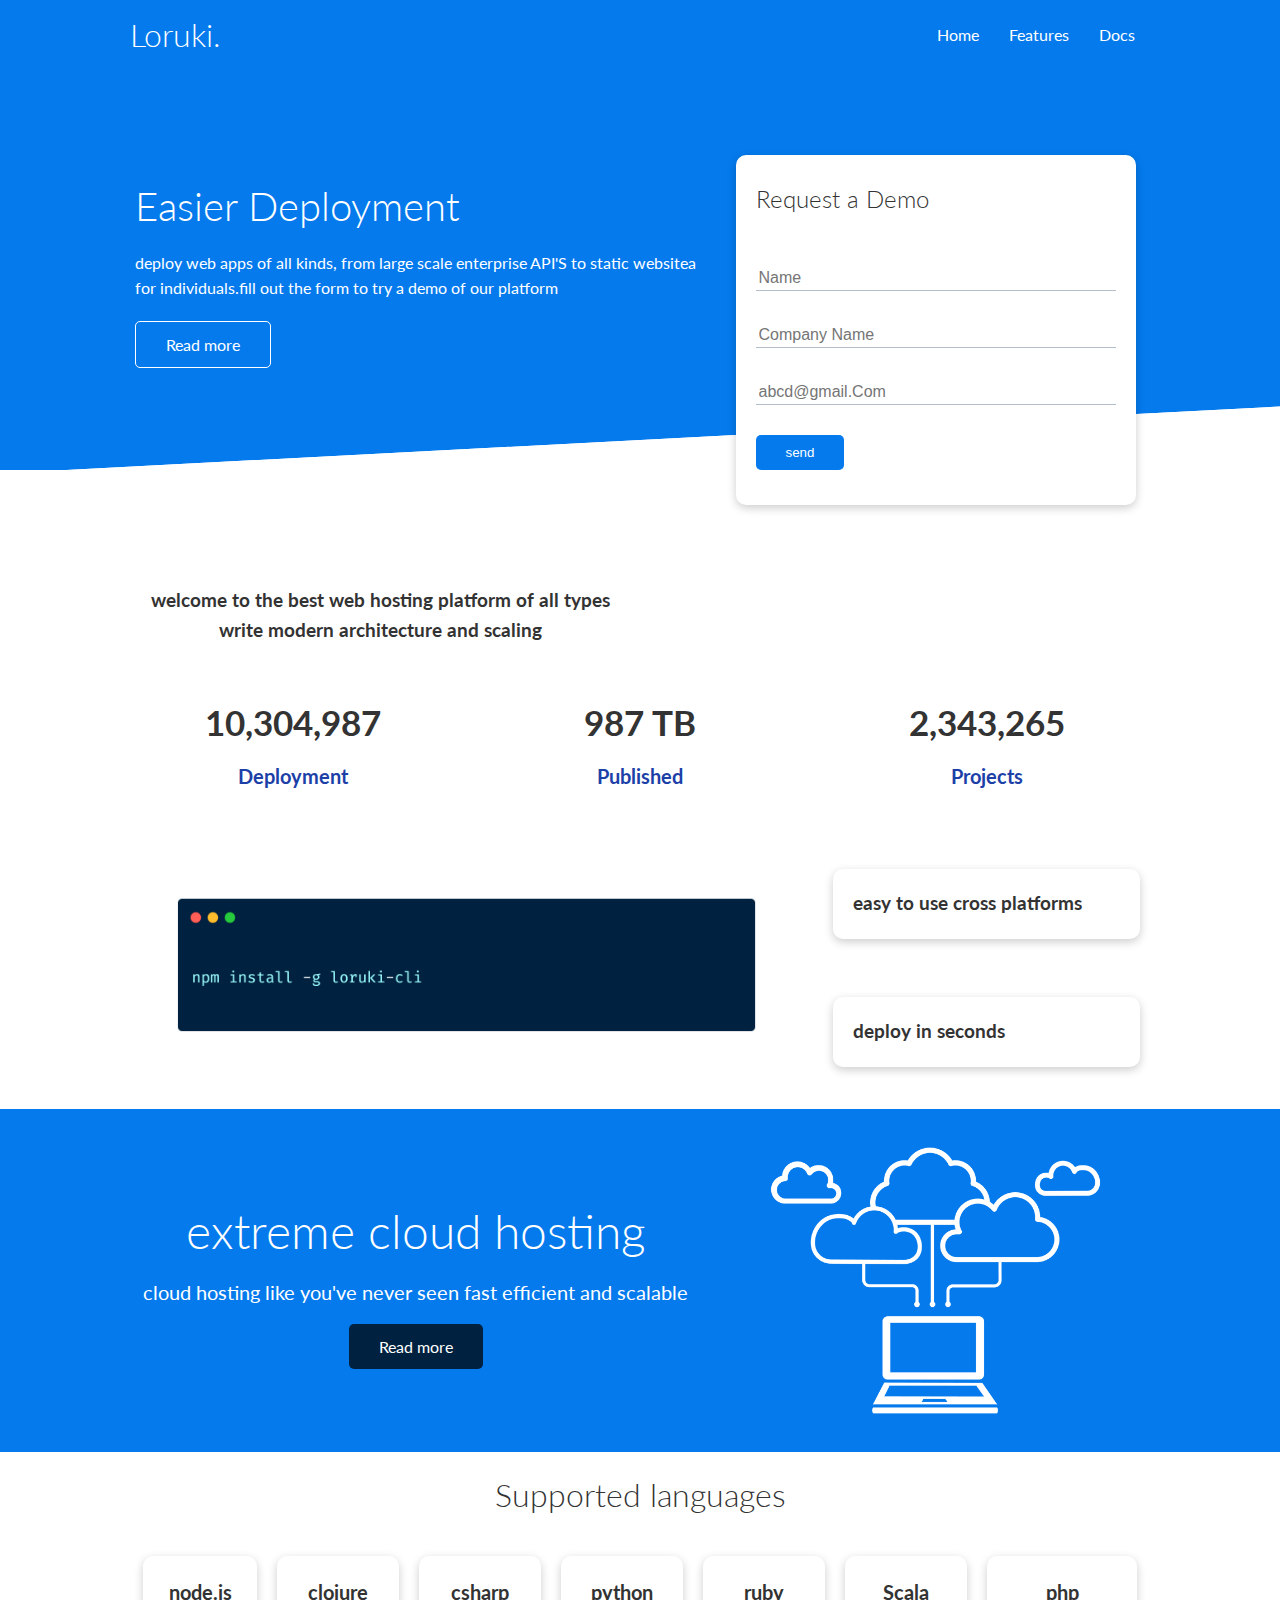
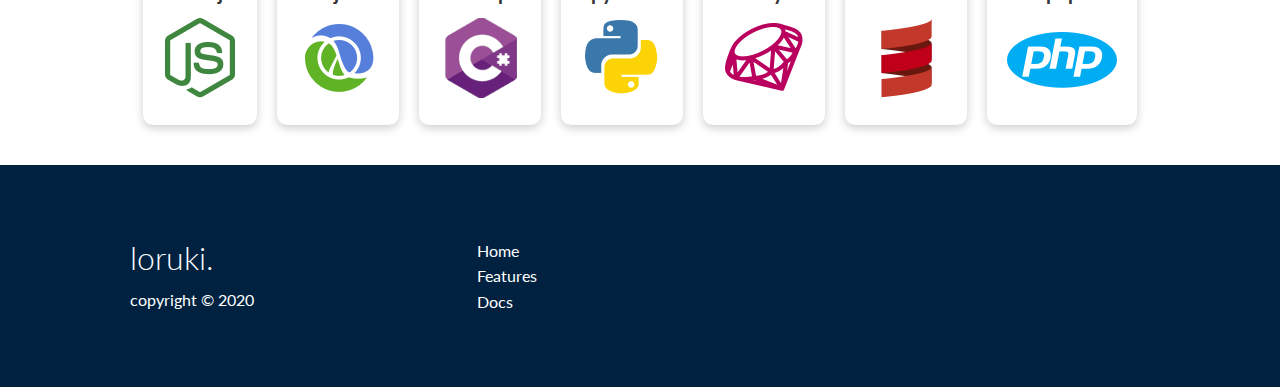
<file: index.html>
<!DOCTYPE html>
<html lang="en">
<head>
    <meta charset="UTF-8">
    <meta name="viewport" content="width=device-width, initial-scale=1.0">
    <link rel="stylesheet" href="https://cdnjs.cloudflare.com/ajax/libs/font-awesome/5.15.1/css/all.min.css" integrity="sha512-+4zCK9k+qNFUR5X+cKL9EIR+ZOhtIloNl9GIKS57V1MyNsYpYcUrUeQc9vNfzsWfV28IaLL3i96P9sdNyeRssA==" crossorigin="anonymous" />
    <link rel="stylesheet" type="text/css" href="css\style.css">
    <link rel="stylesheet" type="text/css" href="css\utilities.css">
    <title>Loruki.</title>
</head>
<body>
    <div class="navbar">
        <div class="container flex">
            <h1 class="logo">Loruki.</h1>
            <nav>
                <ul>
                    <li><a href="index.html">Home</a></li>
                    <li><a href="features.html">Features</a></li>
                    <li><a href="docs.html">Docs</a></li>
                </ul>
            </nav>
        </div>
    </div>
    <!--showcase-->
    <section class="showcase">
        <div class="container grid">
            <div class="showcase-text">
                <h1>Easier Deployment</h1>
                <p>deploy web apps of all kinds, from large scale enterprise API'S to static websitea for individuals.fill out the form to try a demo of our platform</p>
                <a href="features.html" class="btn btn-outline">Read more</a>
            </div>
            <div class="showcase-form card">
                <h2>Request a Demo</h2>
                <form name="contact" method="POST" netlify-honeypot="bot-field" data-netlify="true">
                    <p class="hidden">
                        <label>Don’t fill this out if you’re human: <input name="bot-field" /></label>
                      </p>
                      <input type="hidden" name="form-name" value="contact">
                    <div class="form-control">
                        <input type="text" name="name" placeholder="Name" required>
                    </div>
                    <div class="form-control">
                        <input type="text" name="Company name" placeholder="Company Name" required>
                    </div>
                    <div class="form-control">
                        <input type="email" name="email" placeholder="abcd@gmail.Com" required>
                    </div>  
                      <input type="submit" value="send" class="btn btn-primary">
                </form>
            </div>
        </div>
    </section>
    <!--stats-->
    <section class="stats">
        <div class="container">
            <h3 class="stats-heading text-center my-1">
                welcome to the best web hosting platform of all types write modern architecture and scaling
            </h3>
                <div class="grid grid-3 text-center my-4">
                     <div>
                         <i class="fas fa-server fa-3x"></i>
                         <h3>10,304,987</h3>
                         <p class="text-secondary">Deployment</p>
                     </div>
                     <div>
                        <i class="fas fa-upload fa-3x"></i>
                        <h3>987 TB</h3>
                        <p class="text-secondary">Published</p>
                    </div>
                    <div>
                        <i class="fas fa-project-diagram fa-3x"></i>
                        <h3>2,343,265</h3>
                        <p class="text-secondary">Projects</p>
                    </div>
                    
                </div>
        </div>
    </section>
    <!--cli-->
    <section class="cli">
        <div class="container grid">
            <div>
            <img src="images/cli.png" alt="">
            </div>
            <div class="card">
                <h3>easy to use cross platforms</h3>
            </div>
            <div class="card">
                <h3>deploy in seconds</h3>
            </div>
        </div>    
    </section>
    <!--cloud-->
    <section class="cloud bg-primary my-2 py-2">
        <div class="container grid">
          <div class="text-center">
              <h2 class="lg">extreme cloud hosting</h2>
              <p class="lead my-1"> cloud hosting like you've never seen fast efficient and scalable </p>
              <a href="features.html" class="btn btn-dark">Read more</a>  
          </div>
          <img src="images/cloud.png" alt="">
        </div>
    </section>
    <!--languages-->
    <section class="languages">
     <h2 class="md text-center my-2">
         Supported languages
     </h2>
     <div class="container flex">
         <div class="card">
             <h4>node.js</h4>
             <img src="images/logo/node.png" alt="">
         </div>
         <div class="card">
            <h4>clojure</h4>
            <img src="images/logo/clojure.png" alt="">
        </div>
        <div class="card">
            <h4>csharp</h4>
            <img src="images/logo/csharp.png" alt="">
        </div>
        <div class="card">
            <h4>python</h4>
            <img src="images/logo/python.png" alt="">
        </div>
        <div class="card">
            <h4>ruby</h4>
            <img src="images/logo/ruby.png" alt="">
        </div>
        <div class="card">
            <h4>Scala</h4>
            <img src="images/logo/scala.png" alt="">
        </div>
        <div class="card">
            <h4>php</h4>
            <img src="images/logo/php.png" alt="">
        </div>
     </div>

    </section>
    <!--footer-->
    <footer class="footer bg-dark py-5">
        <div class="container grid grid-3">
            <div>
                <h1>loruki.</h1>
                <p>copyright &copy; 2020</p>
            </div>
            <nav>
                <ul>
                    <li><a href="index.html">Home</a></li>
                    <li><a href="features.html">Features</a></li>
                    <li><a href="docs.html">Docs</a></li>
                </ul>
            </nav>
            <div class="social">
                <a href="#"><i class="fab fa-github fa-2x"></i></a>
                <a href="#"><i class="fab fa-facebook fa-2x"></i></a>
                <a href="#"><i class="fab fa-instagram fa-2x"></i></a>
                <a href="#"><i class="fab fa-twitter fa-2x"></i></a>
            </div>
        </div>
    </footer>
    
</body>
</html>
</file>
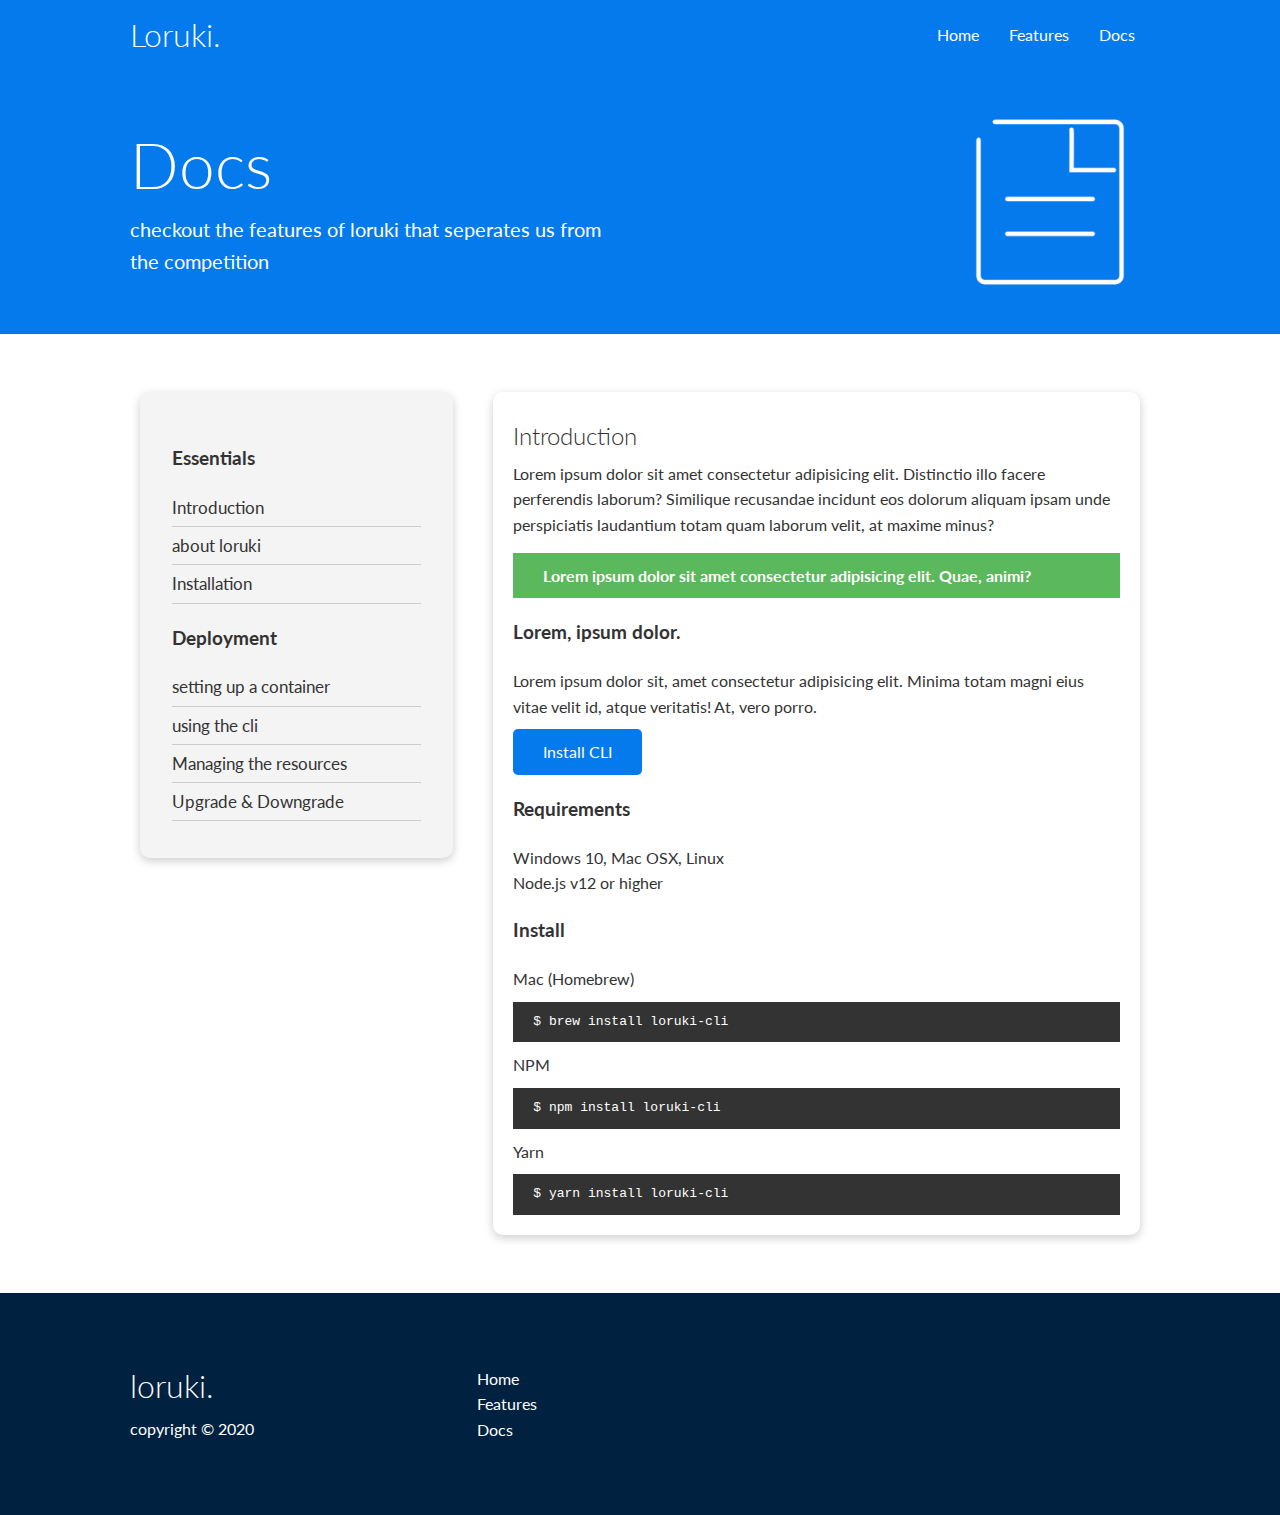
<file: docs.html>
<!DOCTYPE html>
<html lang="en">
<head>
    <meta charset="UTF-8">
    <meta name="viewport" content="width=device-width, initial-scale=1.0">
    <link rel="stylesheet" href="https://cdnjs.cloudflare.com/ajax/libs/font-awesome/5.15.1/css/all.min.css" integrity="sha512-+4zCK9k+qNFUR5X+cKL9EIR+ZOhtIloNl9GIKS57V1MyNsYpYcUrUeQc9vNfzsWfV28IaLL3i96P9sdNyeRssA==" crossorigin="anonymous" />
    <link rel="stylesheet" type="text/css" href="css\style.css">
    <link rel="stylesheet" type="text/css" href="css\utilities.css">
    <title>Loruki.</title>
</head>
<body>
    <div class="navbar">
        <div class="container flex">
            <h1 class="logo">Loruki.</h1>
            <nav>
                <ul>
                    <li><a href="index.html">Home</a></li>
                    <li><a href="features.html">Features</a></li>
                    <li><a href="docs.html">Docs</a></li>
                </ul>
            </nav>
        </div>
    </div>
    <!--head-->
    <section class="features-head bg-primary py-3">
        <div class="container grid">
            <div>
                <h1 class="xl">Docs</h1>
                <p class="lead">checkout the features of loruki that seperates us from the competition</p>
            </div>
                <img src="images/docs.png" alt="">
        </div>
    </section>
<!--Docsmain-->
<section class="docs-main my-4 ">
    <div class="container grid">
        <div class="card  bg-light p-3">
            <h3 class="my-2">Essentials</h3>
            <nav>
                <ul>
                    <li><a href="#">Introduction</a></li>
                    <li><a href="#">about loruki</a></li>
                    <li><a href="#">Installation</a></li>
                </ul>
            </nav>
            <h3 class="my-2">Deployment</h3>
            <nav>
                <ul>
                    <li><a href="#">setting up a container</a></li>
                    <li><a href="#">using the cli</a></li>
                    <li><a href="#">Managing the resources</a></li>
                    <li><a href="#">Upgrade & Downgrade</a></li>
                </ul>
            </nav>
        </div>
        <div class="card">
            <h2>Introduction</h2>
            <p>Lorem ipsum dolor sit amet consectetur adipisicing elit. Distinctio illo facere perferendis laborum? Similique recusandae incidunt eos dolorum aliquam ipsam unde perspiciatis laudantium totam quam laborum velit, at maxime minus?</p>

            <div class="alert alert-success">
                <i class="fas fa-info"></i> Lorem ipsum dolor sit amet consectetur adipisicing elit. Quae, animi?
            </div>

            <h3>Lorem, ipsum dolor.</h3>
            <p>Lorem ipsum dolor sit, amet consectetur adipisicing elit. Minima totam magni eius vitae velit id, atque veritatis! At, vero porro.</p>
            <a href="#" class="btn btn-primary">Install CLI</a>

            <h3>Requirements</h3>
            <ul>
                <li>Windows 10, Mac OSX, Linux</li>
                <li>Node.js v12 or higher</li>
            </ul>

            <h3>Install</h3>
            <p>Mac (Homebrew)</p>
            <pre><code>$ brew install loruki-cli</code></pre>
            <p>NPM</p>
            <pre><code>$ npm install loruki-cli</code></pre>
            <p>Yarn</p>
            <pre><code>$ yarn install loruki-cli</code></pre>

        </div>
    </div>
</section>
    <!--footer-->
    <footer class="footer bg-dark py-5">
        <div class="container grid grid-3">
            <div>
                <h1>loruki.</h1>
                <p>copyright &copy; 2020</p>
            </div>
            <nav>
                <ul>
                    <li><a href="index.html">Home</a></li>
                    <li><a href="features.html">Features</a></li>
                    <li><a href="docs.html">Docs</a></li>
                </ul>
            </nav>
            <div class="social">
                <a href="#"><i class="fab fa-github fa-2x"></i></a>
                <a href="#"><i class="fab fa-facebook fa-2x"></i></a>
                <a href="#"><i class="fab fa-instagram fa-2x"></i></a>
                <a href="#"><i class="fab fa-twitter fa-2x"></i></a>
            </div>
        </div>
    </footer>
    
</body>
</html>
</file>
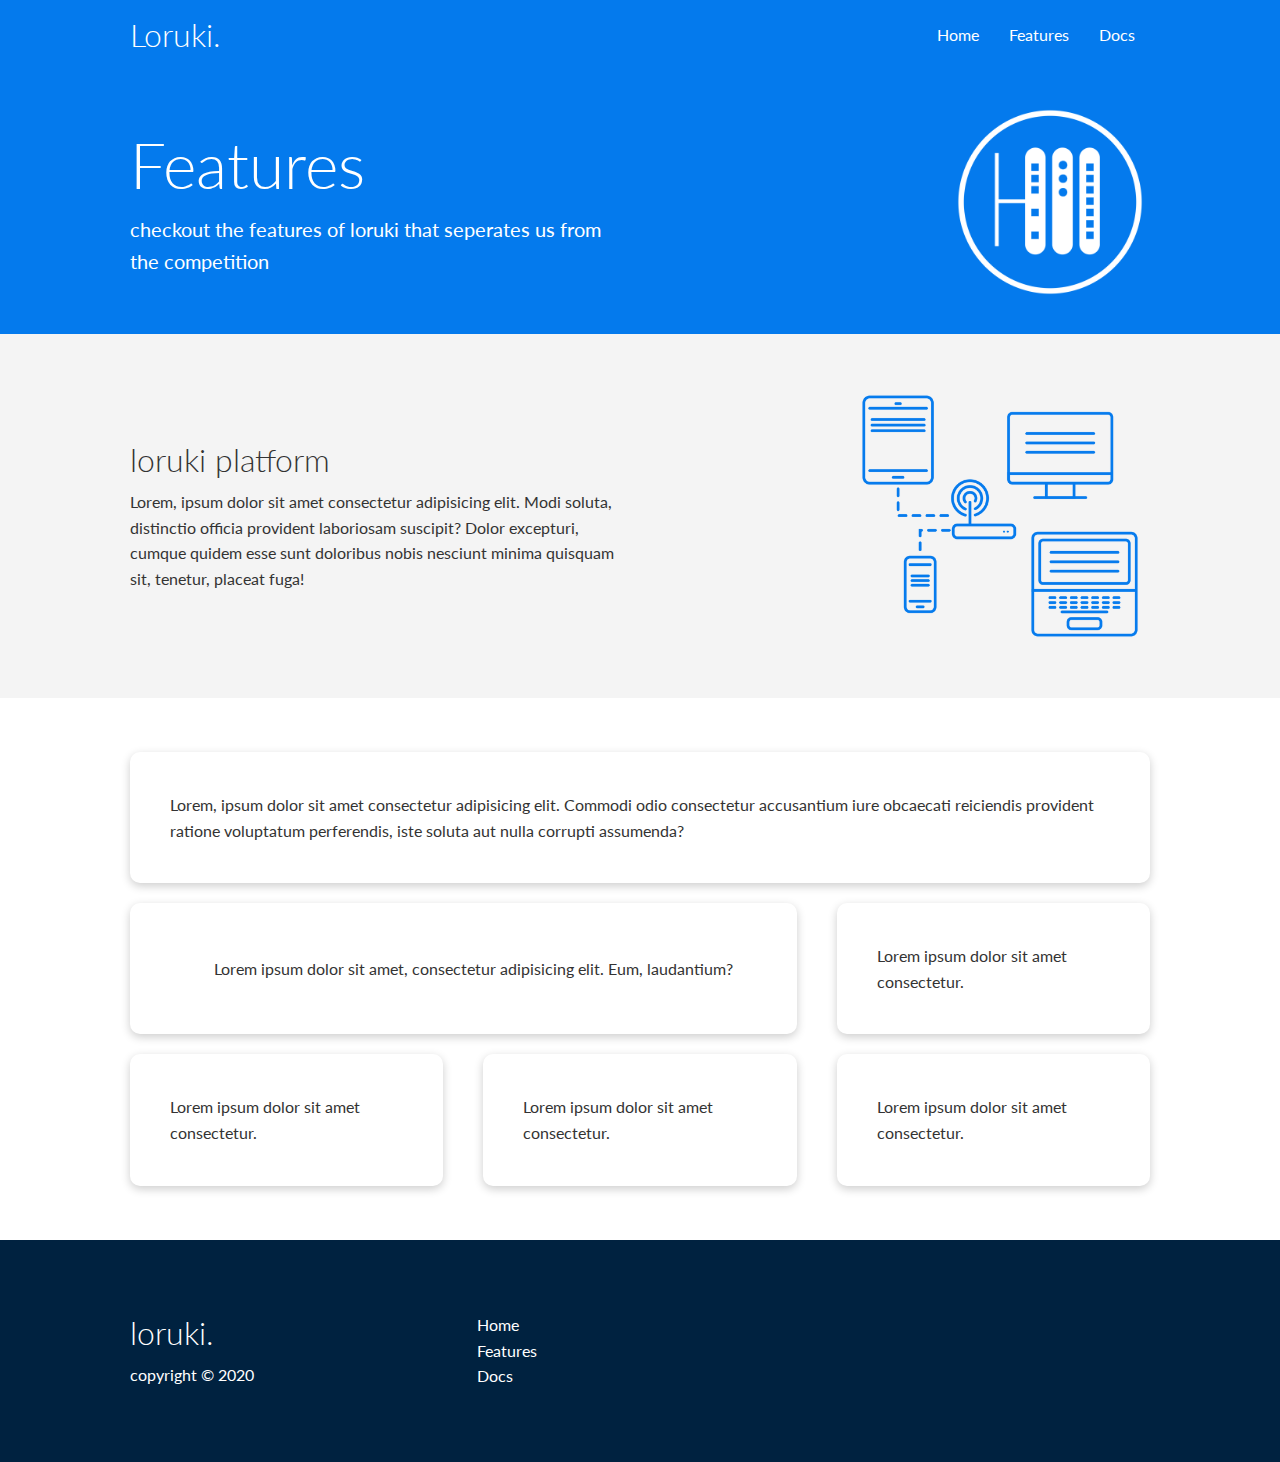
<file: features.html>
<!DOCTYPE html>
<html lang="en">
<head>
    <meta charset="UTF-8">
    <meta name="viewport" content="width=device-width, initial-scale=1.0">
    <link rel="stylesheet" href="https://cdnjs.cloudflare.com/ajax/libs/font-awesome/5.15.1/css/all.min.css" integrity="sha512-+4zCK9k+qNFUR5X+cKL9EIR+ZOhtIloNl9GIKS57V1MyNsYpYcUrUeQc9vNfzsWfV28IaLL3i96P9sdNyeRssA==" crossorigin="anonymous" />
    <link rel="stylesheet" type="text/css" href="css\style.css">
    <link rel="stylesheet" type="text/css" href="css\utilities.css">
    <title>Loruki.</title>
</head>
<body>
    <div class="navbar">
        <div class="container flex">
            <h1 class="logo">Loruki.</h1>
            <nav>
                <ul>
                    <li><a href="index.html">Home</a></li>
                    <li><a href="features.html">Features</a></li>
                    <li><a href="docs.html">Docs</a></li>
                </ul>
            </nav>
        </div>
    </div>
    <!--head-->
    <section class="features-head bg-primary py-3 ">
        <div class="container grid">
            <div>
                <h1 class="xl">Features</h1>
                <p class="lead">checkout the features of loruki that seperates us from the competition</p>
            </div>
                <img src="images/server.png" alt="">
        </div>
    </section>
    <!--features-sub-head-->
    <section class="features-sub-head bg-light py-3 ">
        <div class="container grid">
            <div>
                <h1 class="md">loruki platform</h1>
                <p>Lorem, ipsum dolor sit amet consectetur adipisicing elit. Modi soluta, distinctio officia provident laboriosam suscipit? Dolor excepturi, cumque quidem esse sunt doloribus nobis nesciunt minima quisquam sit, tenetur, placeat fuga!</p>
            </div>
                <img src="images/server2.png" alt="">
        </div>
    </section>
    <!--features-head-main-->
    <section class="features-main my-2">
        <div class="container grid grid-3">
            <div class="card flex">
                <i class="fas fa-server fa-3x"></i>
                <p>Lorem, ipsum dolor sit amet consectetur adipisicing elit. Commodi odio consectetur accusantium iure obcaecati reiciendis provident ratione voluptatum perferendis, iste soluta aut nulla corrupti assumenda?</p>
            </div>
            <div class="card flex">
                <i class="fas fa-network-wired fa-3x"></i>
                <p>Lorem ipsum dolor sit amet, consectetur adipisicing elit. Eum, laudantium?</p>
            </div>
            <div class="card flex">
                <i class="fas fa-laptop-code fa-3x"></i>
                <p>Lorem ipsum dolor sit amet consectetur.</p>
            </div>
            <div class="card flex">
                <i class="fas fa-database fa-3x"></i>
                <p>Lorem ipsum dolor sit amet consectetur.</p>
            </div>
            <div class="card flex">
                <i class="fas fa-power-off fa-3x"></i>
                <p>Lorem ipsum dolor sit amet consectetur.</p>
            </div>
            <div class="card flex">
                <i class="fas fa-upload fa-3x"></i>
                <p>Lorem ipsum dolor sit amet consectetur.</p>
            </div>
        </div>
    </section>
   
    <!--footer-->
    <footer class="footer bg-dark py-5">
        <div class="container grid grid-3">
            <div>
                <h1>loruki.</h1>
                <p>copyright &copy; 2020</p>
            </div>
            <nav>
                <ul>
                    <li><a href="index.html">Home</a></li>
                    <li><a href="features.html">Features</a></li>
                    <li><a href="docs.html">Docs</a></li>
                </ul>
            </nav>
            <div class="social">
                <a href="#"><i class="fab fa-github fa-2x"></i></a>
                <a href="#"><i class="fab fa-facebook fa-2x"></i></a>
                <a href="#"><i class="fab fa-instagram fa-2x"></i></a>
                <a href="#"><i class="fab fa-twitter fa-2x"></i></a>
            </div>
        </div>
    </footer>
    
</body>
</html>
</file>
